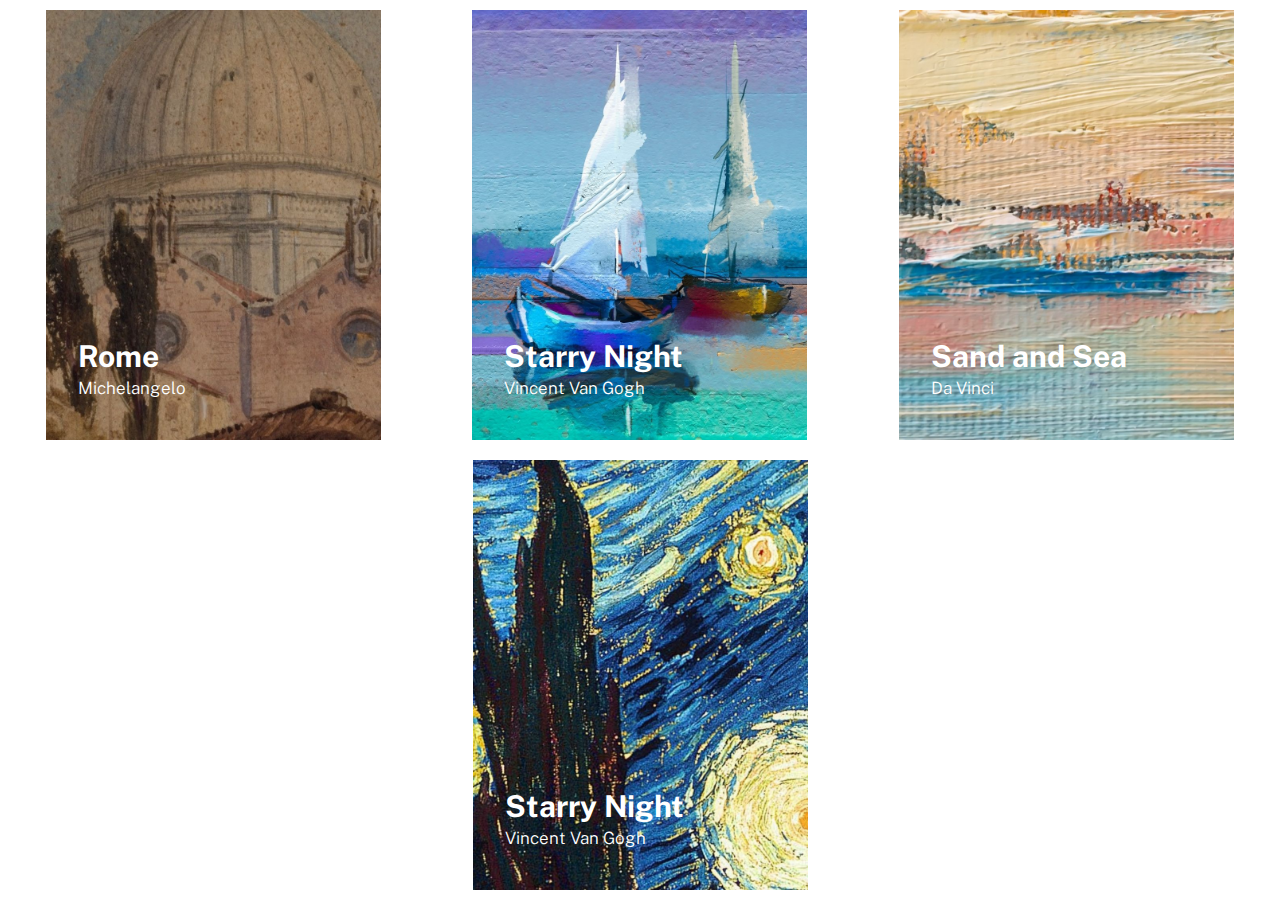
<file: desafio2-ListaDeImagemComFlexBox/index.html>
<!DOCTYPE html>
<html lang="pt-BR">

<head>
  <meta charset="UTF-8">
  <meta http-equiv="X-UA-Compatible" content="IE=edge">
  <meta name="viewport" content="width=device-width, initial-scale=1.0">
  <link rel="preconnect" href="https://fonts.googleapis.com">
  <link rel="preconnect" href="https://fonts.gstatic.com" crossorigin>
  <link href="https://fonts.googleapis.com/css2?family=Public+Sans:wght@300;700&display=swap" rel="stylesheet">
  <link rel="stylesheet" href="./src/css/reset.css">
  <link rel="stylesheet" href="./src/css/style.css">
  <title>Lista de Imagem com FlexBox</title>
</head>

<body>
  <section>
    <div class="image image-rome">
      <h1>Rome</h1>
      <p>Michelangelo</p>
    </div>
    <div class="image image-StarryNight1">
      <h1>Starry Night</h1>
      <p>Vincent Van Gogh</p>
    </div>
    <div class="image image-SandAndSea">
      <h1>Sand and Sea</h1>
      <p>Da Vinci</p>
    </div>
    <div class="image image-StarryNight2">
      <h1>Starry Night</h1>
      <p>Vincent Van Gogh</p>
    </div>
  </section>
</body>

</html>
</file>
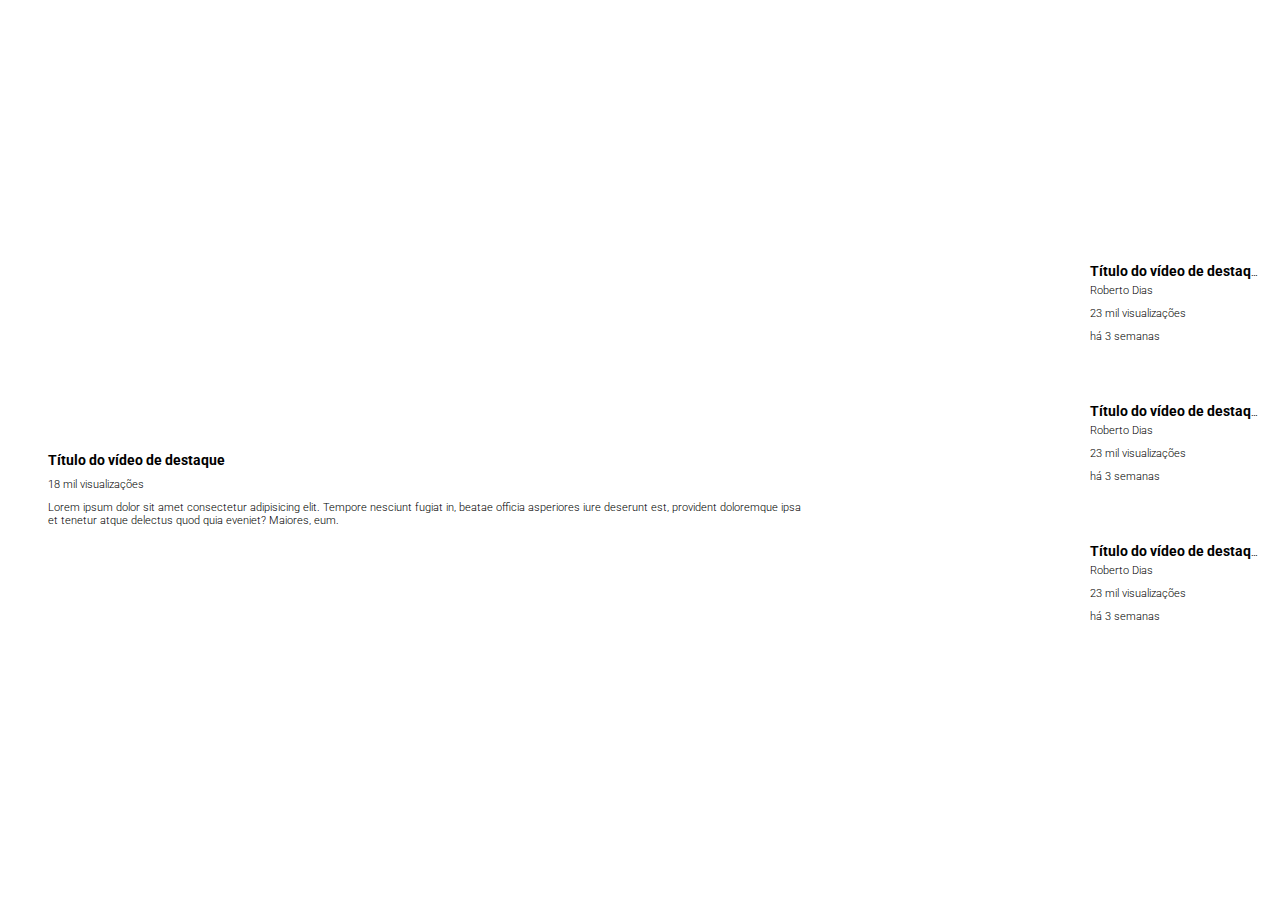
<file: desafio3-LayoutYoutube/index.html>
<!DOCTYPE html>
<html lang="pt-BR">

<head>
  <meta charset="UTF-8">
  <meta http-equiv="X-UA-Compatible" content="IE=edge">
  <meta name="viewport" content="width=device-width, initial-scale=1.0">
  <link rel="preconnect" href="https://fonts.googleapis.com">
  <link rel="preconnect" href="https://fonts.gstatic.com" crossorigin>
  <link href="https://fonts.googleapis.com/css2?family=Roboto:wght@300;700&display=swap" rel="stylesheet">
  <link rel="stylesheet" href="./src/css/reset.css">
  <link rel="stylesheet" href="./src/css/style.css">
  <title>Layout Youtube</title>
</head>

<body>
  <main>
    <section class="video-principal">
      <div class="videoDestaque"></div>
      <div class="informacoes">
        <h1>Título do vídeo de destaque</h1>
        <p>18 mil visualizações</p>
        <p>Lorem ipsum dolor sit amet consectetur adipisicing elit. Tempore nesciunt fugiat in, beatae officia
          asperiores iure deserunt est, provident doloremque ipsa et tenetur atque delectus quod quia eveniet? Maiores,
          eum.</p>
      </div>
    </section>

    <section class="propaganda">
      <div class="box-propaganda">
      </div>
    </section>

    <section class="section-video video-secudario1">
      <div class="box-videoInformation">
        <div class="video"></div>
        <div class="information">
          <h1>Título do vídeo de destaque</h1>
          <p>Roberto Dias</p>
          <p>23 mil visualizações</p>
          <p>há 3 semanas</p>
        </div>
      </div>
    </section>

    <section class="section-video video-secudario2">
      <div class="box-videoInformation">
        <div class="video"></div>
        <div class="information">
          <h1>Título do vídeo de destaque</h1>
          <p>Roberto Dias</p>
          <p>23 mil visualizações</p>
          <p>há 3 semanas</p>
        </div>
      </div>
    </section>

    <section class="section-video video-secudario3">
      <div class="box-videoInformation">
        <div class="video"></div>
        <div class="information">
          <h1>Título do vídeo de destaque</h1>
          <p>Roberto Dias</p>
          <p>23 mil visualizações</p>
          <p>há 3 semanas</p>
        </div>
      </div>
    </section>
  </main>
</body>

</html>
</file>
<file: desafio2-ListaDeImagemComFlexBox/src/css/style.css>
section {
  width: 100%;
  height: 100%;
  display: flex;
  justify-content: space-around;
  align-items: center;
  flex-wrap: wrap;
}

section .image {
  width: 335px;
  height: 430px;
  display: flex;
  justify-content: flex-end;
  flex-direction: column;
}

section .image h1,
section .image p {
  margin-left: 30px;
  padding: 2px;
  color: #ffffff;
}

section .image h1 {
  font-size: 3rem;
  font-weight: 700;
}

section .image p {
  font-size: 1.7rem;
  font-weight: 300;
  margin-bottom: 40px;
}

section .image-rome {
  background: url('../images/6.jpg') center center no-repeat;
  background-size: cover;
}

section .image-StarryNight1 {
  background: url('../images/3.jpg') center center no-repeat;
  background-size: cover;
}

section .image-SandAndSea {
  background: url('../images/4.jpg') center center no-repeat;
  background-size: cover;
}

section .image-StarryNight2 {
  background: url('../images/5.jpg') center center no-repeat;
  background-size: cover;
}
</file>
<file: desafio3-LayoutYoutube/src/css/style.css>
main {
  display: grid;
  flex-wrap: wrap;
  grid-template-columns: repeat(3, 1fr);
  grid-template-areas: 'principal principal propaganda'
                       'principal principal secundario1'
                       'principal principal secundario2'
                       'principal principal secundario3';
}

.video-principal {
  grid-area: principal;
  width: 100%;
  display: flex;
  flex-direction: column;
  align-items: center;
}

.video-principal .videoDestaque {
  width: 90%;
  background: url('https://via.placeholder.com/700x400/0000FF/808080/?text=Video Principal') center center no-repeat;
  background-size: cover;
  margin-top: 20px;
  padding-bottom: 50%;
}

.video-principal .informacoes {
  width: 90%;
}

.propaganda {
  grid-area: propaganda;
  width: 100%;
  height: 25vh;
  display: flex;
  justify-content: center;
  align-items: center;
}

.propaganda .box-propaganda{
  width: 90%;
  height: 80%;
  display: flex;
  justify-content: center;
  align-items: center;
  background: url('https://via.placeholder.com/200x120/FFFF00/000000/?text=Propaganda') center center no-repeat;
  background-size: cover;
  margin-top: 20px;
}

.section-video {
  width: 100%;
  display: flex;
  justify-content: center;
  align-items: center;
  margin-top: 20px;
}

.box-videoInformation {
  width: 90%;
  display: flex;
  justify-content: flex-start;
  align-items: center;
}

.information {
  margin-left: 10px;
  white-space: nowrap;
  overflow: hidden;
  text-overflow: ellipsis;
}

.information h1 {
  display: inline;
}

.video {
  min-width: 200px;
  min-height: 120px;
  background: url('https://via.placeholder.com/200x120/FF0000/FFFFFF/?text=Video Destaque') center center no-repeat;
  background-size: cover;
}

.video-secudario1 {
  grid-area: secundario1;
}

.video-secudario2 {
  grid-area: secundario2;
}

.video-secudario3 {
  grid-area: secundario3;
}

@media(max-width: 1015px) {

  main {
    grid-template-columns: 1fr;
    grid-template-areas: 'principal'
                         'propaganda'
                         'secundario1'
                         'secundario2'
                         'secundario3';
  }

}
</file>
